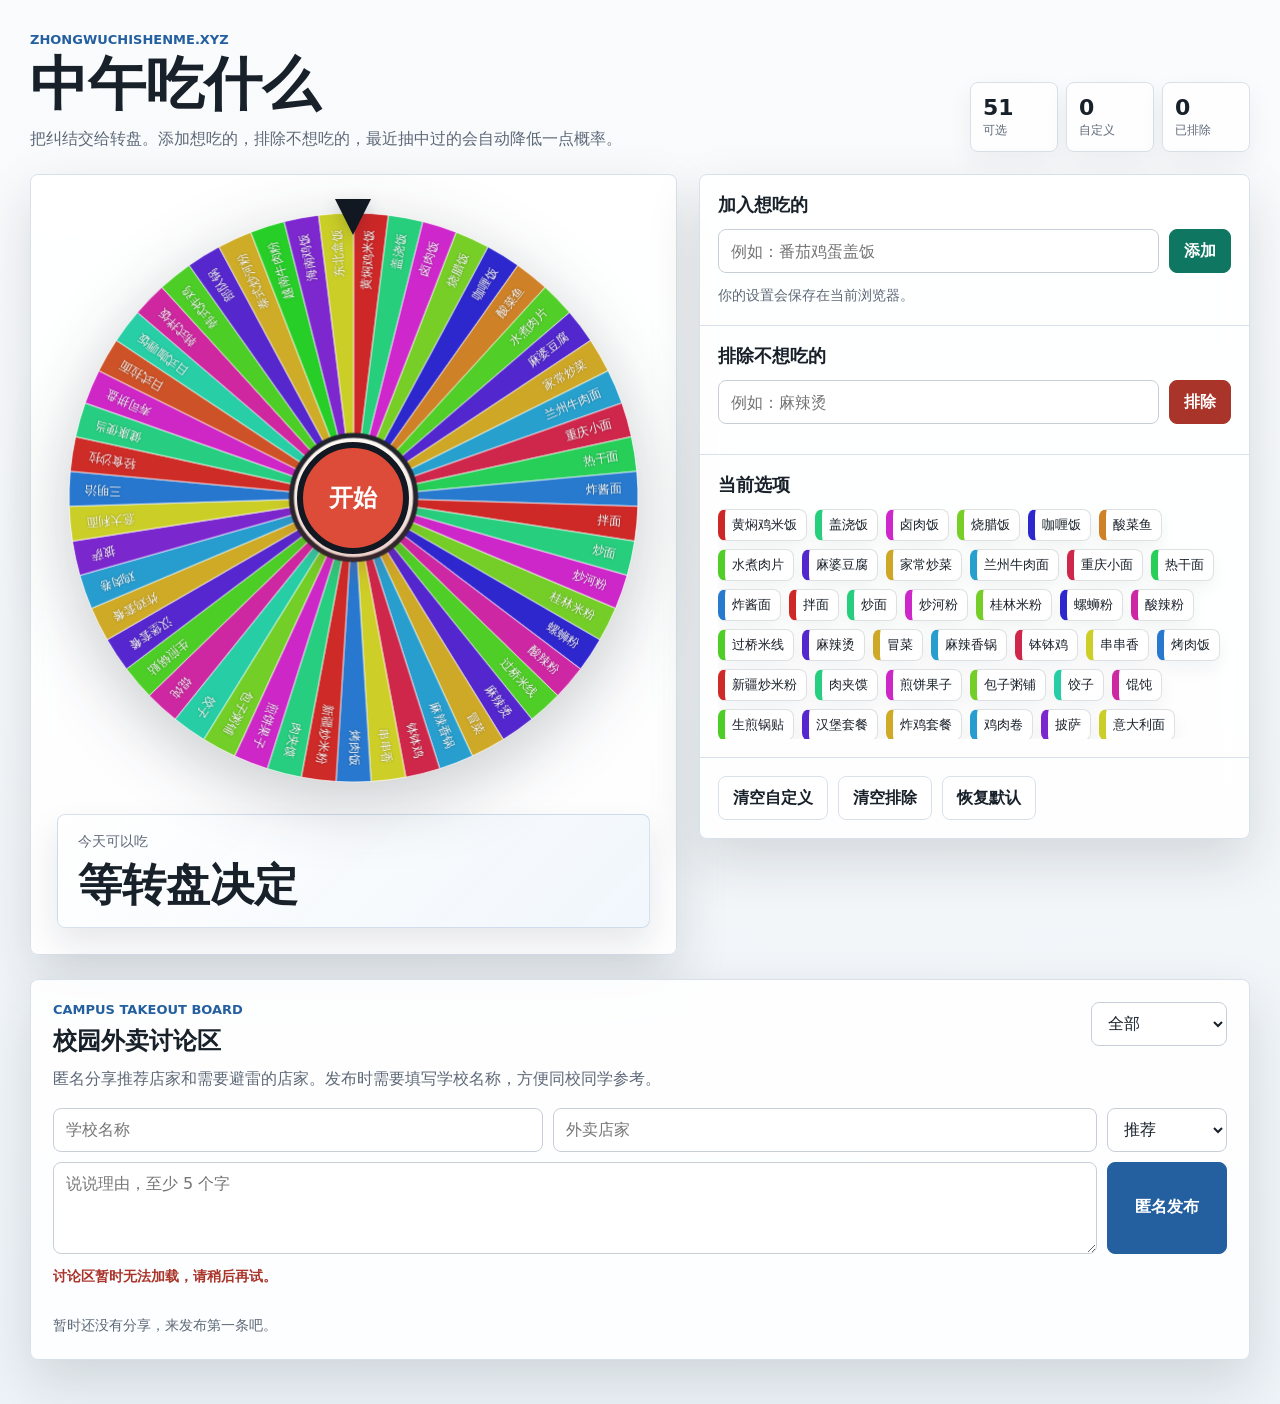
<file: index.html>
<!doctype html>
<html lang="zh-CN">
<head>
  <meta charset="utf-8">
  <meta name="viewport" content="width=device-width, initial-scale=1">
  <meta name="description" content="中午吃什么？用午餐转盘快速决定今天吃什么。">
  <title>中午吃什么</title>
  <link rel="stylesheet" href="styles.css">
</head>
<body>
  <main class="app-shell">
    <header class="app-header">
      <div>
        <p class="eyebrow">zhongwuchishenme.xyz</p>
        <h1>中午吃什么</h1>
        <p class="intro">把纠结交给转盘。添加想吃的，排除不想吃的，最近抽中过的会自动降低一点概率。</p>
      </div>
      <div class="summary" aria-label="当前统计">
        <div>
          <strong data-count>0</strong>
          <span>可选</span>
        </div>
        <div>
          <strong data-custom-count>0</strong>
          <span>自定义</span>
        </div>
        <div>
          <strong data-disliked-count>0</strong>
          <span>已排除</span>
        </div>
      </div>
    </header>

    <section class="workspace">
      <section class="wheel-panel" aria-label="午餐转盘">
        <div class="wheel-wrap">
          <div class="pointer" aria-hidden="true"></div>
          <canvas class="wheel" data-wheel width="640" height="640" aria-label="午餐随机转盘"></canvas>
          <button class="spin-button" type="button" data-spin>开始</button>
        </div>
        <div class="result-card" data-result-card aria-live="polite">
          <span class="result-label">今天可以吃</span>
          <strong data-result>等转盘决定</strong>
          <div class="result-question" data-result-question hidden>
            <span>讨厌这个菜品吗？</span>
            <div class="result-actions">
              <button class="danger-action" type="button" data-dislike-result>加入厌恶菜单</button>
              <button class="quiet-action" type="button" data-keep-result>保留</button>
            </div>
          </div>
        </div>
      </section>

      <aside class="control-panel" aria-label="转盘设置">
        <section class="control-section">
          <h2>加入想吃的</h2>
          <form class="inline-form" data-add-form>
            <input data-item-input type="text" maxlength="24" autocomplete="off" placeholder="例如：番茄鸡蛋盖饭">
            <button type="submit">添加</button>
          </form>
          <p class="status" data-status>你的设置会保存在当前浏览器。</p>
        </section>

        <section class="control-section">
          <h2>排除不想吃的</h2>
          <form class="inline-form danger-form" data-dislike-form>
            <input data-dislike-input type="text" maxlength="24" autocomplete="off" placeholder="例如：麻辣烫">
            <button type="submit">排除</button>
          </form>
          <div class="chips" data-disliked-list aria-label="已排除内容"></div>
        </section>

        <section class="control-section">
          <h2>当前选项</h2>
          <div class="chips option-list" data-option-list aria-label="当前午餐选项"></div>
          <p class="empty" data-empty hidden>当前没有可抽选项，请移除部分排除内容或恢复默认。</p>
        </section>

        <section class="control-section actions">
          <button class="secondary" type="button" data-clear-custom>清空自定义</button>
          <button class="secondary" type="button" data-clear-disliked>清空排除</button>
          <button class="secondary" type="button" data-reset>恢复默认</button>
        </section>
      </aside>
    </section>

    <section class="discussion-panel" aria-label="校园外卖讨论区">
      <div class="discussion-heading">
        <div>
          <p class="eyebrow">Campus takeout board</p>
          <h2>校园外卖讨论区</h2>
          <p class="discussion-intro">匿名分享推荐店家和需要避雷的店家。发布时需要填写学校名称，方便同校同学参考。</p>
        </div>
        <select data-discussion-filter aria-label="筛选讨论区内容">
          <option value="all">全部</option>
          <option value="recommend">只看推荐</option>
          <option value="avoid">只看避雷</option>
        </select>
      </div>

      <form class="discussion-form" data-discussion-form>
        <input data-discussion-school type="text" maxlength="40" autocomplete="off" placeholder="学校名称" required>
        <input data-discussion-shop type="text" maxlength="60" autocomplete="off" placeholder="外卖店家" required>
        <select data-discussion-type aria-label="分享类型">
          <option value="recommend">推荐</option>
          <option value="avoid">避雷</option>
        </select>
        <textarea data-discussion-reason maxlength="240" placeholder="说说理由，至少 5 个字" required></textarea>
        <button class="discussion-submit" type="submit" data-discussion-submit>匿名发布</button>
      </form>

      <p class="discussion-status" data-discussion-status>讨论区内容会跨用户共享。</p>
      <div class="discussion-list" data-discussion-list></div>
      <p class="discussion-empty" data-discussion-empty hidden>暂时还没有分享，来发布第一条吧。</p>
    </section>
  </main>

  <script src="app.js"></script>
</body>
</html>
</file>
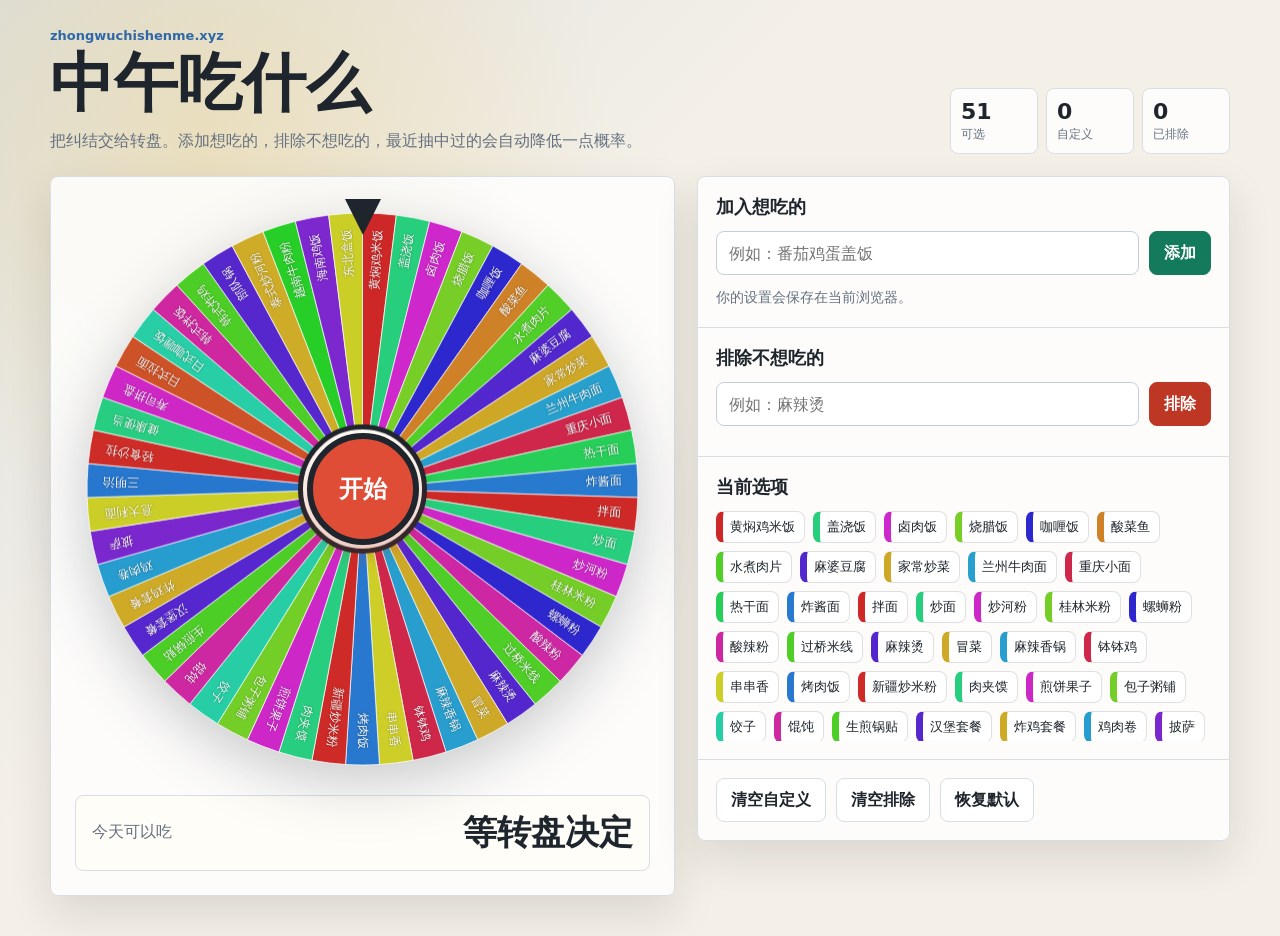
<file: zhongwuchishenme/index.html>
<!doctype html>
<html lang="zh-CN">
<head>
  <meta charset="utf-8">
  <meta name="viewport" content="width=device-width, initial-scale=1">
  <meta name="description" content="中午吃什么？用午餐转盘快速决定今天吃什么。">
  <title>中午吃什么</title>
  <link rel="stylesheet" href="styles.css">
</head>
<body>
  <main class="app-shell">
    <header class="app-header">
      <div>
        <p class="eyebrow">zhongwuchishenme.xyz</p>
        <h1>中午吃什么</h1>
        <p class="intro">把纠结交给转盘。添加想吃的，排除不想吃的，最近抽中过的会自动降低一点概率。</p>
      </div>
      <div class="summary" aria-label="当前统计">
        <div>
          <strong data-count>0</strong>
          <span>可选</span>
        </div>
        <div>
          <strong data-custom-count>0</strong>
          <span>自定义</span>
        </div>
        <div>
          <strong data-disliked-count>0</strong>
          <span>已排除</span>
        </div>
      </div>
    </header>

    <section class="workspace">
      <section class="wheel-panel" aria-label="午餐转盘">
        <div class="wheel-wrap">
          <div class="pointer" aria-hidden="true"></div>
          <canvas class="wheel" data-wheel width="640" height="640" aria-label="午餐随机转盘"></canvas>
          <button class="spin-button" type="button" data-spin>开始</button>
        </div>
        <div class="result-strip" aria-live="polite">
          <span>今天可以吃</span>
          <strong data-result>等转盘决定</strong>
        </div>
      </section>

      <aside class="control-panel" aria-label="转盘设置">
        <section class="control-section">
          <h2>加入想吃的</h2>
          <form class="inline-form" data-add-form>
            <input data-item-input type="text" maxlength="24" autocomplete="off" placeholder="例如：番茄鸡蛋盖饭">
            <button type="submit">添加</button>
          </form>
          <p class="status" data-status>你的设置会保存在当前浏览器。</p>
        </section>

        <section class="control-section">
          <h2>排除不想吃的</h2>
          <form class="inline-form danger-form" data-dislike-form>
            <input data-dislike-input type="text" maxlength="24" autocomplete="off" placeholder="例如：麻辣烫">
            <button type="submit">排除</button>
          </form>
          <div class="chips" data-disliked-list aria-label="已排除内容"></div>
        </section>

        <section class="control-section">
          <h2>当前选项</h2>
          <div class="chips option-list" data-option-list aria-label="当前午餐选项"></div>
          <p class="empty" data-empty hidden>当前没有可抽选项，请移除部分排除内容或恢复默认。</p>
        </section>

        <section class="control-section actions">
          <button class="secondary" type="button" data-clear-custom>清空自定义</button>
          <button class="secondary" type="button" data-clear-disliked>清空排除</button>
          <button class="secondary" type="button" data-reset>恢复默认</button>
        </section>
      </aside>
    </section>
  </main>

  <script src="app.js"></script>
</body>
</html>
</file>
<file: styles.css>
:root {
  color-scheme: light;
  --ink: #18202a;
  --muted: #5d6877;
  --line: #d8e0ea;
  --paper: #ffffff;
  --panel: rgba(255, 255, 255, 0.88);
  --red: #dd4b39;
  --red-dark: #a9342a;
  --green: #0f7661;
  --blue: #245f9f;
  --gold: #c58a16;
  --shadow: 0 22px 54px rgba(26, 32, 44, 0.14);
  font-family: "Microsoft YaHei", "Segoe UI", system-ui, sans-serif;
}

* {
  box-sizing: border-box;
}

body {
  margin: 0;
  min-height: 100vh;
  color: var(--ink);
  background:
    linear-gradient(180deg, rgba(255, 255, 255, 0.86), rgba(239, 244, 249, 0.92)),
    linear-gradient(135deg, rgba(36, 95, 159, 0.1), rgba(15, 118, 97, 0.08)),
    #eef3f7;
}

button,
input,
select,
textarea {
  font: inherit;
}

button {
  cursor: pointer;
}

.app-shell {
  width: min(1220px, calc(100% - 32px));
  margin: 0 auto;
  padding: 32px 0 44px;
}

.app-header {
  display: flex;
  justify-content: space-between;
  gap: 24px;
  align-items: end;
  margin-bottom: 22px;
}

.eyebrow {
  margin: 0 0 8px;
  color: var(--blue);
  font-weight: 800;
  font-size: 13px;
  text-transform: uppercase;
}

h1 {
  margin: 0;
  font-size: clamp(34px, 6vw, 58px);
  line-height: 1;
  letter-spacing: 0;
}

.intro {
  max-width: 680px;
  margin: 12px 0 0;
  color: var(--muted);
  line-height: 1.7;
}

.summary {
  display: grid;
  grid-template-columns: repeat(3, minmax(72px, 1fr));
  gap: 8px;
  min-width: 280px;
}

.summary div {
  border: 1px solid var(--line);
  border-radius: 8px;
  padding: 12px;
  background: var(--panel);
  box-shadow: 0 10px 26px rgba(26, 32, 44, 0.06);
}

.summary strong,
.summary span {
  display: block;
}

.summary strong {
  font-size: 22px;
}

.summary span {
  margin-top: 2px;
  color: var(--muted);
  font-size: 12px;
}

.workspace {
  display: grid;
  grid-template-columns: minmax(360px, 1.08fr) minmax(340px, 0.92fr);
  gap: 22px;
  align-items: start;
  margin-bottom: 24px;
}

.wheel-panel,
.control-panel,
.discussion-panel {
  border: 1px solid var(--line);
  border-radius: 8px;
  background: var(--panel);
  box-shadow: var(--shadow);
  backdrop-filter: blur(12px);
}

.wheel-panel {
  padding: 26px;
}

.wheel-wrap {
  position: relative;
  display: grid;
  place-items: center;
  width: min(100%, 640px);
  aspect-ratio: 1;
  margin: 0 auto;
}

.wheel {
  width: 100%;
  height: 100%;
  border-radius: 50%;
  filter: drop-shadow(0 18px 34px rgba(24, 32, 42, 0.24));
}

.pointer {
  position: absolute;
  top: -2px;
  left: 50%;
  z-index: 2;
  width: 0;
  height: 0;
  transform: translateX(-50%);
  border-left: 18px solid transparent;
  border-right: 18px solid transparent;
  border-top: 36px solid #121821;
  filter: drop-shadow(0 6px 8px rgba(24, 32, 42, 0.2));
}

.spin-button {
  position: absolute;
  width: 112px;
  height: 112px;
  border: 6px solid #121821;
  border-radius: 50%;
  color: #fff;
  background: var(--red);
  font-weight: 900;
  font-size: 24px;
  box-shadow: 0 14px 28px rgba(169, 52, 42, 0.28);
  transition: transform 160ms ease, background 160ms ease, box-shadow 160ms ease;
}

.spin-button:hover:not(:disabled) {
  background: var(--red-dark);
  transform: translateY(-1px);
}

.spin-button:disabled {
  cursor: not-allowed;
  opacity: 0.55;
}

.result-card {
  display: grid;
  gap: 10px;
  margin-top: 20px;
  padding: 18px 20px;
  border: 1px solid rgba(36, 95, 159, 0.18);
  border-radius: 8px;
  background:
    linear-gradient(135deg, rgba(255, 255, 255, 0.98), rgba(240, 246, 252, 0.96));
  box-shadow: 0 16px 34px rgba(24, 32, 42, 0.1);
  transform-origin: center;
}

.result-card.is-bouncing {
  animation: result-bounce 680ms cubic-bezier(0.2, 0.9, 0.2, 1);
}

.result-label,
.result-question span {
  color: var(--muted);
  font-size: 14px;
}

.result-card strong {
  display: block;
  color: var(--ink);
  font-size: clamp(26px, 5vw, 44px);
  line-height: 1.08;
  overflow-wrap: anywhere;
}

.result-question {
  display: flex;
  align-items: center;
  justify-content: space-between;
  gap: 12px;
  padding-top: 8px;
  border-top: 1px solid var(--line);
}

.result-question[hidden] {
  display: none;
}

.result-actions {
  display: flex;
  gap: 8px;
  flex-wrap: wrap;
}

.danger-action,
.quiet-action {
  min-height: 40px;
  border: 1px solid var(--line);
  border-radius: 8px;
  padding: 0 12px;
  font-weight: 800;
}

.danger-action {
  color: #fff;
  border-color: var(--red-dark);
  background: var(--red-dark);
}

.quiet-action {
  color: var(--ink);
  background: #fff;
}

@keyframes result-bounce {
  0% {
    transform: translateY(0) scale(1);
  }

  35% {
    transform: translateY(-10px) scale(1.025);
  }

  68% {
    transform: translateY(2px) scale(0.992);
  }

  100% {
    transform: translateY(0) scale(1);
  }
}

.control-panel {
  overflow: hidden;
}

.control-section {
  padding: 18px;
  border-bottom: 1px solid var(--line);
}

.control-section:last-child {
  border-bottom: 0;
}

h2 {
  margin: 0 0 12px;
  font-size: 18px;
  letter-spacing: 0;
}

.inline-form {
  display: grid;
  grid-template-columns: 1fr auto;
  gap: 10px;
}

input,
select,
textarea {
  min-width: 0;
  border: 1px solid #c8ced8;
  border-radius: 8px;
  color: var(--ink);
  background: #fff;
  outline: none;
  transition: border-color 150ms ease, box-shadow 150ms ease;
}

input,
select {
  height: 44px;
  padding: 0 12px;
}

textarea {
  min-height: 92px;
  padding: 11px 12px;
  resize: vertical;
}

input:focus,
select:focus,
textarea:focus {
  border-color: var(--blue);
  box-shadow: 0 0 0 3px rgba(47, 104, 168, 0.18);
}

.inline-form button,
.secondary {
  min-height: 44px;
  border: 1px solid var(--green);
  border-radius: 8px;
  padding: 0 14px;
  color: #fff;
  background: var(--green);
  font-weight: 800;
  transition: transform 150ms ease, background 150ms ease, border-color 150ms ease;
}

.inline-form button:hover,
.secondary:hover,
.danger-action:hover,
.quiet-action:hover {
  transform: translateY(-1px);
}

.danger-form button {
  border-color: var(--red-dark);
  background: var(--red-dark);
}

.secondary {
  border-color: var(--line);
  color: var(--ink);
  background: #fff;
}

.status,
.empty {
  min-height: 22px;
  margin: 12px 0 0;
  color: var(--muted);
  line-height: 1.55;
  font-size: 14px;
}

.status[data-tone="success"] {
  color: var(--green);
  font-weight: 800;
}

.status[data-tone="warn"] {
  color: var(--red-dark);
  font-weight: 800;
}

.empty {
  color: var(--red-dark);
  font-weight: 800;
}

.chips {
  display: flex;
  flex-wrap: wrap;
  gap: 8px;
  max-height: 230px;
  overflow: auto;
}

.control-section .chips {
  margin-top: 12px;
}

.chip {
  display: inline-flex;
  align-items: center;
  max-width: 100%;
  min-height: 32px;
  border: 1px solid rgba(31, 37, 45, 0.14);
  border-left: 7px solid var(--chip-color, var(--blue));
  border-radius: 8px;
  padding: 5px 9px 5px 7px;
  background: #fff;
  font-size: 13px;
  line-height: 1.25;
  overflow-wrap: anywhere;
  box-shadow: 0 8px 18px rgba(24, 32, 42, 0.05);
}

.chip button {
  width: 24px;
  height: 24px;
  margin-left: 6px;
  border: 0;
  border-radius: 50%;
  color: var(--red-dark);
  background: rgba(223, 77, 54, 0.1);
  font-weight: 900;
}

.actions {
  display: flex;
  gap: 10px;
  flex-wrap: wrap;
}

.discussion-panel {
  padding: 22px;
}

.discussion-heading {
  display: flex;
  justify-content: space-between;
  gap: 18px;
  align-items: start;
  margin-bottom: 16px;
}

.discussion-heading h2 {
  margin-bottom: 8px;
  font-size: 24px;
}

.discussion-intro {
  max-width: 680px;
  margin: 0;
  color: var(--muted);
  line-height: 1.7;
}

.discussion-heading select {
  min-width: 136px;
}

.discussion-form {
  display: grid;
  grid-template-columns: minmax(150px, 0.9fr) minmax(160px, 1fr) 120px;
  gap: 10px;
  align-items: start;
}

.discussion-form textarea {
  grid-column: 1 / 3;
}

.discussion-submit {
  min-height: 92px;
  border: 1px solid var(--blue);
  border-radius: 8px;
  color: #fff;
  background: var(--blue);
  font-weight: 850;
  transition: transform 150ms ease, background 150ms ease;
}

.discussion-submit:hover:not(:disabled) {
  transform: translateY(-1px);
  background: #1e4f86;
}

.discussion-submit:disabled {
  cursor: not-allowed;
  opacity: 0.55;
}

.discussion-status,
.discussion-empty {
  margin: 12px 0 0;
  color: var(--muted);
  line-height: 1.55;
  font-size: 14px;
}

.discussion-status[data-tone="success"] {
  color: var(--green);
  font-weight: 800;
}

.discussion-status[data-tone="warn"] {
  color: var(--red-dark);
  font-weight: 800;
}

.discussion-list {
  display: grid;
  grid-template-columns: repeat(2, minmax(0, 1fr));
  gap: 12px;
  margin-top: 16px;
}

.discussion-card {
  display: grid;
  gap: 8px;
  padding: 14px;
  border: 1px solid rgba(24, 32, 42, 0.1);
  border-left: 6px solid var(--green);
  border-radius: 8px;
  background: rgba(255, 255, 255, 0.86);
  box-shadow: 0 10px 26px rgba(24, 32, 42, 0.06);
}

.discussion-card.is-avoid {
  border-left-color: var(--red-dark);
}

.discussion-card-head {
  display: flex;
  align-items: center;
  gap: 8px;
  min-width: 0;
}

.discussion-card strong {
  overflow-wrap: anywhere;
}

.discussion-card span {
  color: var(--muted);
  font-size: 13px;
}

.discussion-card p {
  margin: 0;
  line-height: 1.62;
  overflow-wrap: anywhere;
}

.discussion-card-actions {
  display: flex;
  gap: 8px;
  flex-wrap: wrap;
  padding-top: 6px;
}

.discussion-card-actions button {
  min-height: 34px;
  border: 1px solid var(--line);
  border-radius: 8px;
  padding: 0 11px;
  color: var(--ink);
  background: #fff;
  font-weight: 800;
}

.discussion-card-actions .danger-link {
  color: var(--red-dark);
  border-color: rgba(169, 52, 42, 0.24);
  background: rgba(221, 75, 57, 0.08);
}

.discussion-type {
  flex: 0 0 auto;
  min-width: 44px;
  border-radius: 999px;
  padding: 4px 8px;
  color: #fff !important;
  background: var(--green);
  text-align: center;
  font-weight: 850;
}

.discussion-card.is-avoid .discussion-type {
  background: var(--red-dark);
}

@media (max-width: 900px) {
  .app-header {
    display: block;
  }

  .summary {
    margin-top: 16px;
    min-width: 0;
    max-width: 520px;
  }

  .workspace {
    grid-template-columns: 1fr;
  }

  .discussion-heading {
    display: grid;
  }

  .discussion-form,
  .discussion-list {
    grid-template-columns: 1fr;
  }

  .discussion-form textarea {
    grid-column: auto;
  }

  .discussion-submit {
    min-height: 46px;
  }
}

@media (max-width: 540px) {
  .app-shell {
    width: min(100% - 20px, 1180px);
    padding-top: 18px;
  }

  .summary {
    grid-template-columns: 1fr;
  }

  .wheel-panel {
    padding: 12px;
  }

  .spin-button {
    width: 92px;
    height: 92px;
    font-size: 20px;
  }

  .result-card,
  .inline-form {
    grid-template-columns: 1fr;
  }

  .result-question {
    display: grid;
  }
}
</file>
<file: zhongwuchishenme/styles.css>
:root {
  color-scheme: light;
  --ink: #1f252d;
  --muted: #64707f;
  --line: #d8dee6;
  --paper: #fffdf8;
  --panel: rgba(255, 255, 255, 0.84);
  --red: #df4d36;
  --red-dark: #bd3724;
  --green: #137a5b;
  --blue: #2f68a8;
  --yellow: #f4c95d;
  font-family: "Microsoft YaHei", "Segoe UI", system-ui, sans-serif;
}

* {
  box-sizing: border-box;
}

body {
  margin: 0;
  min-height: 100vh;
  color: var(--ink);
  background:
    radial-gradient(circle at 16% 14%, rgba(244, 201, 93, 0.28), transparent 30%),
    linear-gradient(135deg, rgba(47, 104, 168, 0.12), transparent 38%),
    #f4f0e7;
}

button,
input {
  font: inherit;
}

button {
  cursor: pointer;
}

.app-shell {
  width: min(1180px, calc(100% - 32px));
  margin: 0 auto;
  padding: 28px 0 40px;
}

.app-header {
  display: flex;
  justify-content: space-between;
  gap: 24px;
  align-items: end;
  margin-bottom: 22px;
}

.eyebrow {
  margin: 0 0 8px;
  color: var(--blue);
  font-weight: 800;
  font-size: 13px;
}

h1 {
  margin: 0;
  font-size: clamp(34px, 6vw, 64px);
  line-height: 1;
  letter-spacing: 0;
}

.intro {
  max-width: 680px;
  margin: 12px 0 0;
  color: var(--muted);
  line-height: 1.7;
}

.summary {
  display: grid;
  grid-template-columns: repeat(3, minmax(72px, 1fr));
  gap: 8px;
  min-width: 280px;
}

.summary div {
  border: 1px solid var(--line);
  border-radius: 8px;
  padding: 10px;
  background: var(--panel);
}

.summary strong,
.summary span {
  display: block;
}

.summary strong {
  font-size: 22px;
}

.summary span {
  margin-top: 2px;
  color: var(--muted);
  font-size: 12px;
}

.workspace {
  display: grid;
  grid-template-columns: minmax(360px, 1.08fr) minmax(340px, 0.92fr);
  gap: 22px;
  align-items: start;
}

.wheel-panel,
.control-panel {
  border: 1px solid var(--line);
  border-radius: 8px;
  background: var(--panel);
  box-shadow: 0 18px 44px rgba(38, 36, 31, 0.12);
}

.wheel-panel {
  padding: 24px;
}

.wheel-wrap {
  position: relative;
  display: grid;
  place-items: center;
  width: min(100%, 640px);
  aspect-ratio: 1;
  margin: 0 auto;
}

.wheel {
  width: 100%;
  height: 100%;
  border-radius: 50%;
  filter: drop-shadow(0 16px 30px rgba(31, 37, 45, 0.24));
}

.pointer {
  position: absolute;
  top: -2px;
  left: 50%;
  z-index: 2;
  width: 0;
  height: 0;
  transform: translateX(-50%);
  border-left: 18px solid transparent;
  border-right: 18px solid transparent;
  border-top: 36px solid var(--ink);
}

.spin-button {
  position: absolute;
  width: 112px;
  height: 112px;
  border: 6px solid var(--ink);
  border-radius: 50%;
  color: #fff;
  background: var(--red);
  font-weight: 900;
  font-size: 24px;
  box-shadow: 0 10px 20px rgba(189, 55, 36, 0.3);
}

.spin-button:hover:not(:disabled) {
  background: var(--red-dark);
}

.spin-button:disabled {
  cursor: not-allowed;
  opacity: 0.55;
}

.result-strip {
  display: flex;
  align-items: center;
  justify-content: space-between;
  gap: 14px;
  margin-top: 18px;
  padding: 14px 16px;
  border: 1px solid var(--line);
  border-radius: 8px;
  background: var(--paper);
}

.result-strip span {
  color: var(--muted);
}

.result-strip strong {
  font-size: clamp(22px, 4vw, 34px);
  text-align: right;
}

.control-panel {
  overflow: hidden;
}

.control-section {
  padding: 18px;
  border-bottom: 1px solid var(--line);
}

.control-section:last-child {
  border-bottom: 0;
}

h2 {
  margin: 0 0 12px;
  font-size: 18px;
  letter-spacing: 0;
}

.inline-form {
  display: grid;
  grid-template-columns: 1fr auto;
  gap: 10px;
}

input {
  min-width: 0;
  height: 44px;
  border: 1px solid #c8ced8;
  border-radius: 8px;
  padding: 0 12px;
  color: var(--ink);
  background: #fff;
  outline: none;
}

input:focus {
  border-color: var(--blue);
  box-shadow: 0 0 0 3px rgba(47, 104, 168, 0.18);
}

.inline-form button,
.secondary {
  min-height: 44px;
  border: 1px solid var(--green);
  border-radius: 8px;
  padding: 0 14px;
  color: #fff;
  background: var(--green);
  font-weight: 800;
}

.danger-form button {
  border-color: var(--red-dark);
  background: var(--red-dark);
}

.secondary {
  border-color: var(--line);
  color: var(--ink);
  background: #fff;
}

.status,
.empty {
  min-height: 22px;
  margin: 12px 0 0;
  color: var(--muted);
  line-height: 1.55;
  font-size: 14px;
}

.status[data-tone="success"] {
  color: var(--green);
  font-weight: 800;
}

.status[data-tone="warn"] {
  color: var(--red-dark);
  font-weight: 800;
}

.empty {
  color: var(--red-dark);
  font-weight: 800;
}

.chips {
  display: flex;
  flex-wrap: wrap;
  gap: 8px;
  max-height: 230px;
  overflow: auto;
}

.control-section .chips {
  margin-top: 12px;
}

.chip {
  display: inline-flex;
  align-items: center;
  max-width: 100%;
  min-height: 32px;
  border: 1px solid rgba(31, 37, 45, 0.14);
  border-left: 7px solid var(--chip-color, var(--blue));
  border-radius: 8px;
  padding: 5px 9px 5px 7px;
  background: #fff;
  font-size: 13px;
  line-height: 1.25;
  overflow-wrap: anywhere;
}

.chip button {
  width: 24px;
  height: 24px;
  margin-left: 6px;
  border: 0;
  border-radius: 50%;
  color: var(--red-dark);
  background: rgba(223, 77, 54, 0.1);
  font-weight: 900;
}

.actions {
  display: flex;
  gap: 10px;
  flex-wrap: wrap;
}

@media (max-width: 900px) {
  .app-header {
    display: block;
  }

  .summary {
    margin-top: 16px;
    min-width: 0;
    max-width: 520px;
  }

  .workspace {
    grid-template-columns: 1fr;
  }
}

@media (max-width: 540px) {
  .app-shell {
    width: min(100% - 20px, 1180px);
    padding-top: 18px;
  }

  .summary {
    grid-template-columns: 1fr;
  }

  .wheel-panel {
    padding: 12px;
  }

  .spin-button {
    width: 92px;
    height: 92px;
    font-size: 20px;
  }

  .result-strip,
  .inline-form {
    grid-template-columns: 1fr;
  }

  .result-strip {
    display: grid;
  }

  .result-strip strong {
    text-align: left;
  }
}
</file>
